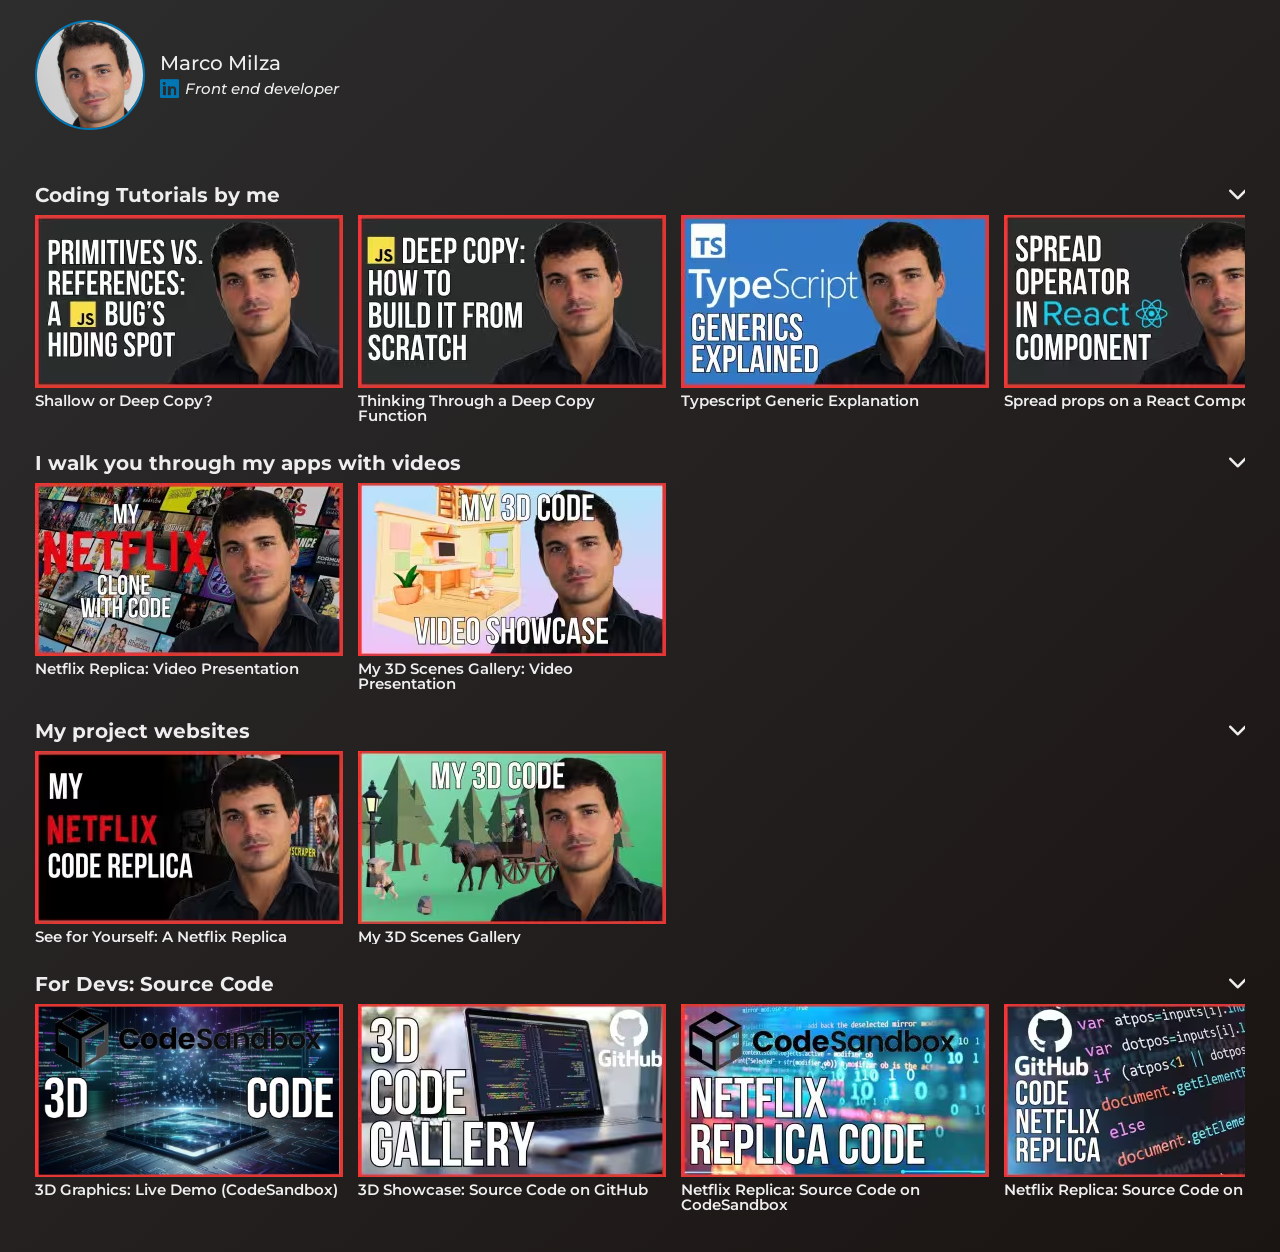
<file: index.html>
<!DOCTYPE html>
<html lang="en" dir="ltr">
  <head>
    <meta charset="utf-8" />
    <meta name="viewport" content="width=device-width, initial-scale=1" />
    <link rel="stylesheet" href="cssLoad.css" />
  </head>
  <body>
    <header></header>
    <main></main>
    <script src="./js/data.js"></script>
    <script src="./js/main.js"></script>
  </body>
</html>
</file>
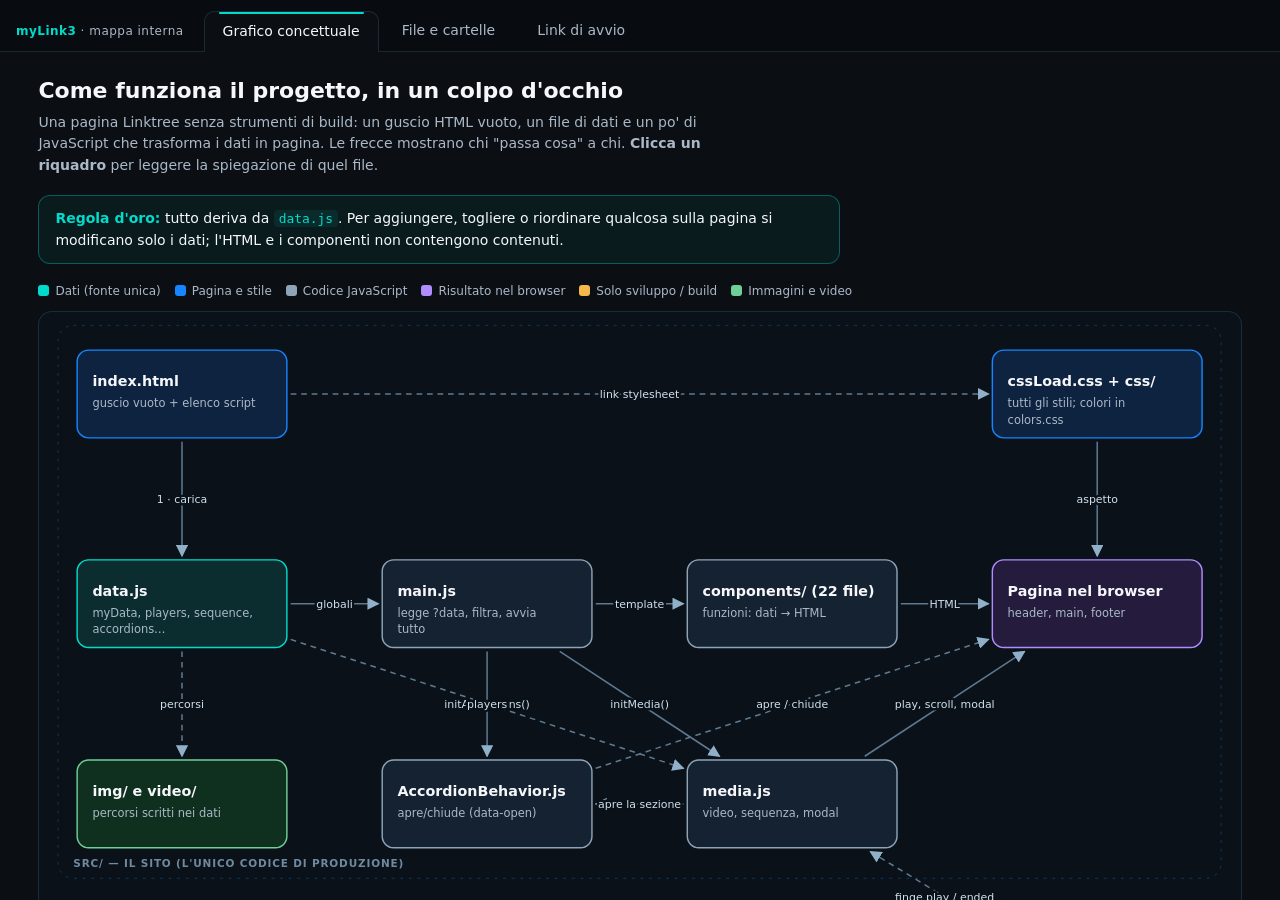
<file: dev/mappa.html>
<!DOCTYPE html>
<html lang="it">
  <head>
    <meta charset="utf-8" />
    <meta name="viewport" content="width=device-width, initial-scale=1" />
    <title>Mappa del progetto (solo sviluppo)</title>
    <!-- Bozza interna: vive in dev/, non è in src/ e non viene pubblicata. -->
    <style>
      :root {
        --bg: #0b0f14;
        --panel: #101d29;
        --panel-2: #152535;
        --line: rgba(110, 180, 210, 0.17);
        --accent: #00dccb;
        --blue: #1685ff;
        --amber: #f5b84b;
        --violet: #b18cff;
        --text: #f5f7fa;
        --muted: #aab8c7;
        --mono: ui-monospace, 'SF Mono', Menlo, Consolas, monospace;
      }
      * { box-sizing: border-box; margin: 0; padding: 0; }
      html, body { height: 100%; }
      body {
        display: flex;
        flex-direction: column;
        background: var(--bg);
        color: var(--text);
        font: 14px/1.55 system-ui, -apple-system, 'Segoe UI', sans-serif;
      }
      code { font-family: var(--mono); font-size: 0.92em; color: var(--accent); background: rgba(0, 220, 203, 0.08); padding: 1px 5px; border-radius: 4px; }
      a { color: inherit; }

      /* ---------- tab bar ---------- */
      .tabs { display: flex; gap: 4px; padding: 10px 16px 0; background: #080b0f; border-bottom: 1px solid var(--line); align-items: flex-end; }
      .tabs__brand { margin-right: 16px; padding-bottom: 10px; color: var(--muted); font-size: 12px; letter-spacing: 0.04em; }
      .tabs__brand b { color: var(--accent); }
      .tab { appearance: none; border: 1px solid transparent; border-bottom: 0; background: none; color: var(--muted); padding: 9px 18px; border-radius: 10px 10px 0 0; font: inherit; cursor: pointer; }
      .tab:hover { color: var(--text); background: rgba(255, 255, 255, 0.04); }
      .tab[aria-selected='true'] { color: var(--text); background: var(--bg); border-color: var(--line); box-shadow: 0 2px 0 var(--bg); position: relative; top: 1px; }
      .tab[aria-selected='true']::after { content: ''; position: absolute; left: 14px; right: 14px; top: 0; height: 2px; background: var(--accent); border-radius: 2px; }
      .tab:focus-visible, .node:focus-visible, .tree button:focus-visible, .chip:focus-visible { outline: 2px solid var(--accent); outline-offset: 2px; }
      .panel { flex: 1; min-height: 0; display: none; }
      .panel.is-active { display: block; }

      /* ---------- 1. grafico ---------- */
      #panel-graph { overflow: auto; padding: 22px clamp(16px, 3vw, 40px) 48px; }
      .wrap { max-width: 1280px; margin: 0 auto; }
      h1 { font-size: 22px; margin-bottom: 4px; }
      .lead { color: var(--muted); max-width: 78ch; margin-bottom: 18px; }
      .golden { border: 1px solid rgba(0, 220, 203, 0.35); background: rgba(0, 220, 203, 0.06); border-radius: 12px; padding: 12px 16px; margin-bottom: 18px; max-width: 90ch; }
      .golden b { color: var(--accent); }
      .legend { display: flex; flex-wrap: wrap; gap: 14px; margin: 0 0 10px; color: var(--muted); font-size: 12px; }
      .legend i { display: inline-block; width: 11px; height: 11px; border-radius: 3px; margin-right: 6px; vertical-align: -1px; }
      .graph { border: 1px solid var(--line); border-radius: 14px; background: #0a1118; overflow-x: auto; }
      .graph svg { display: block; min-width: 980px; width: 100%; height: auto; }
      .node { cursor: pointer; }
      .node rect { transition: filter 0.15s, stroke-width 0.15s; }
      .node:hover rect, .node:focus-visible rect { filter: brightness(1.35); stroke-width: 2.5; }
      .node .t { font: 600 15px system-ui, sans-serif; fill: var(--text); }
      .node .s { font: 12px system-ui, sans-serif; fill: var(--muted); }
      .edge { fill: none; stroke: #5d7a92; stroke-width: 1.6; }
      .edge.dash { stroke-dasharray: 6 5; }
      .elabel { font: 11.5px system-ui, sans-serif; fill: #cfe0ee; paint-order: stroke; stroke: #0a1118; stroke-width: 5px; stroke-linejoin: round; text-anchor: middle; }
      .group-label { font: 600 11px system-ui, sans-serif; fill: #6f8aa0; letter-spacing: 0.08em; text-transform: uppercase; }
      .hint { color: var(--muted); font-size: 12px; margin: 8px 2px 22px; }
      h2 { font-size: 16px; margin: 6px 0 10px; }
      .steps { counter-reset: s; list-style: none; display: grid; grid-template-columns: repeat(auto-fit, minmax(280px, 1fr)); gap: 10px; }
      .steps li { counter-increment: s; border: 1px solid var(--line); background: var(--panel); border-radius: 12px; padding: 12px 14px 12px 50px; position: relative; }
      .steps li::before { content: counter(s); position: absolute; left: 13px; top: 12px; width: 25px; height: 25px; border-radius: 50%; background: rgba(0, 220, 203, 0.14); color: var(--accent); display: grid; place-items: center; font-weight: 700; }
      .steps b { display: block; margin-bottom: 2px; }
      .steps span { color: var(--muted); }

      /* ---------- 2. stile VS Code ---------- */
      #panel-code.is-active { display: grid; grid-template-columns: 300px 1fr; }
      .side { background: #0d141b; border-right: 1px solid var(--line); overflow: auto; display: flex; flex-direction: column; min-height: 0; }
      .side__head { padding: 10px 14px; font-size: 11px; letter-spacing: 0.1em; color: var(--muted); text-transform: uppercase; position: sticky; top: 0; background: #0d141b; z-index: 1; display: flex; justify-content: space-between; align-items: center; }
      .side__head button { background: none; border: 0; color: var(--muted); cursor: pointer; font-size: 11px; text-decoration: underline; }
      .tree { list-style: none; padding: 0 0 24px; font-size: 13px; }
      .tree ul { list-style: none; }
      .tree button { display: flex; align-items: center; gap: 6px; width: 100%; text-align: left; background: none; border: 0; color: #cdd9e4; font: inherit; padding: 3px 10px 3px calc(10px + var(--d) * 14px); cursor: pointer; white-space: nowrap; }
      .tree button:hover { background: rgba(255, 255, 255, 0.05); }
      .tree button[aria-current='true'] { background: rgba(0, 220, 203, 0.14); color: #fff; }
      .tree .chev { width: 10px; color: var(--muted); font-size: 9px; transition: transform 0.12s; display: inline-block; flex: none; }
      .tree [aria-expanded='true'] > .chev { transform: rotate(90deg); }
      .tree .ico { width: 15px; flex: none; text-align: center; font-size: 11px; font-weight: 700; }
      .tree .nm { overflow: hidden; text-overflow: ellipsis; }
      .tree .badge { margin-left: auto; font-size: 10px; color: var(--muted); }
      .tree li[hidden] { display: none; }

      .main { overflow: auto; min-width: 0; min-height: 0; }
      .crumbs { position: sticky; top: 0; z-index: 1; background: #0b0f14ee; backdrop-filter: blur(6px); padding: 9px 28px; font: 12px var(--mono); color: var(--muted); border-bottom: 1px solid var(--line); }
      .crumbs b { color: var(--text); font-weight: 500; }
      .doc { max-width: 860px; padding: 26px 28px 70px; }
      .doc__kind { display: inline-block; font-size: 11px; letter-spacing: 0.08em; text-transform: uppercase; padding: 2px 9px; border-radius: 999px; border: 1px solid var(--line); color: var(--muted); margin-bottom: 8px; }
      .doc h1 { font: 700 26px var(--mono); margin-bottom: 8px; }
      .doc__one { font-size: 17px; color: #e6eef6; margin-bottom: 22px; }
      .doc h3 { font-size: 12px; letter-spacing: 0.1em; text-transform: uppercase; color: var(--accent); margin: 22px 0 8px; }
      .doc ul.points { padding-left: 20px; }
      .doc ul.points li { margin: 5px 0; }
      .example { background: #08101a; border: 1px solid var(--line); border-left: 3px solid var(--accent); border-radius: 8px; padding: 12px 14px; font: 12.5px/1.6 var(--mono); color: #d7e6f3; white-space: pre-wrap; overflow-x: auto; }
      .example .why { display: block; margin-top: 8px; font: 13px/1.5 system-ui, sans-serif; color: var(--muted); }
      .chips { display: flex; flex-wrap: wrap; gap: 8px; }
      .chip { display: inline-flex; gap: 6px; align-items: center; background: var(--panel); border: 1px solid var(--line); color: var(--text); padding: 5px 11px; border-radius: 999px; font: 12px var(--mono); cursor: pointer; }
      .chip:hover { border-color: var(--accent); }
      .chip small { font: 12px system-ui; color: var(--muted); }
      .children { display: grid; gap: 6px; }
      .children .chip { border-radius: 10px; width: 100%; justify-content: flex-start; padding: 8px 12px; }
      .children .chip small { margin-left: auto; text-align: right; }
      .welcome { color: var(--muted); }

      /* ---------- 3. link ---------- */
      #panel-links { overflow: auto; padding: 22px clamp(16px, 3vw, 40px) 60px; }
      .grid { display: grid; grid-template-columns: 150px repeat(2, minmax(0, 1fr)); gap: 12px; margin: 14px 0 26px; }
      .grid .colh { color: var(--muted); font-size: 12px; letter-spacing: 0.06em; text-transform: uppercase; padding: 0 4px; }
      .grid .colh b { color: var(--text); display: block; font-size: 14px; letter-spacing: 0; text-transform: none; }
      .rowh { align-self: center; padding: 4px; }
      .rowh b { display: block; }
      .rowh span { color: var(--muted); font-size: 12px; }
      .link { display: block; text-decoration: none; background: var(--panel); border: 1px solid var(--line); border-radius: 12px; padding: 13px 15px; transition: border-color 0.15s, transform 0.15s; }
      .link:hover { border-color: var(--accent); transform: translateY(-1px); }
      .link .u { font: 13px var(--mono); color: var(--accent); word-break: break-all; }
      .link .d { color: var(--muted); font-size: 12.5px; margin-top: 5px; }
      .link .go { float: right; color: var(--muted); }
      .link.is-na { opacity: 0.45; pointer-events: none; border-style: dashed; }
      .composer { border: 1px solid var(--line); background: var(--panel); border-radius: 14px; padding: 16px 18px; max-width: 820px; }
      .composer .opts { display: flex; flex-wrap: wrap; gap: 8px 22px; margin: 10px 0 14px; }
      .composer label { display: flex; gap: 7px; align-items: center; cursor: pointer; }
      .composer label.off { opacity: 0.4; cursor: not-allowed; }
      .composer input { accent-color: var(--accent); }
      .out { display: flex; gap: 10px; flex-wrap: wrap; align-items: center; background: #08101a; border: 1px solid var(--line); border-radius: 10px; padding: 10px 12px; }
      .out code { flex: 1; min-width: 220px; word-break: break-all; background: none; }
      .btn { appearance: none; background: rgba(0, 220, 203, 0.14); border: 1px solid rgba(0, 220, 203, 0.4); color: var(--text); font: inherit; padding: 6px 14px; border-radius: 8px; cursor: pointer; text-decoration: none; }
      .btn:hover { background: rgba(0, 220, 203, 0.26); }
      .notes { max-width: 820px; margin-top: 26px; display: grid; gap: 10px; }
      .notes div { border-left: 3px solid var(--amber); padding: 4px 0 4px 12px; color: #d9e2ea; }
      .notes pre { margin-top: 6px; background: #08101a; border: 1px solid var(--line); border-radius: 8px; padding: 8px 12px; font: 12.5px var(--mono); color: #d7e6f3; overflow-x: auto; }

      @media (max-width: 800px) {
        #panel-code.is-active { grid-template-columns: 1fr; grid-template-rows: 38vh 1fr; }
        .side { border-right: 0; border-bottom: 1px solid var(--line); }
        .grid { grid-template-columns: 1fr; }
        .grid .colh:first-child { display: none; }
        .tabs__brand { display: none; }
      }
    </style>
  </head>
  <body>
    <nav class="tabs" role="tablist" aria-label="Sezioni della mappa">
      <span class="tabs__brand"><b>myLink3</b> · mappa interna</span>
      <button class="tab" role="tab" id="tab-graph" aria-controls="panel-graph" aria-selected="true">Grafico concettuale</button>
      <button class="tab" role="tab" id="tab-code" aria-controls="panel-code" aria-selected="false">File e cartelle</button>
      <button class="tab" role="tab" id="tab-links" aria-controls="panel-links" aria-selected="false">Link di avvio</button>
    </nav>

    <!-- ============ TAB 1: GRAFICO ============ -->
    <section class="panel is-active" id="panel-graph" role="tabpanel" aria-labelledby="tab-graph">
      <div class="wrap">
        <h1>Come funziona il progetto, in un colpo d'occhio</h1>
        <p class="lead">
          Una pagina Linktree senza strumenti di build: un guscio HTML vuoto, un
          file di dati e un po' di JavaScript che trasforma i dati in pagina. Le
          frecce mostrano chi "passa cosa" a chi. <b>Clicca un riquadro</b> per
          leggere la spiegazione di quel file.
        </p>
        <div class="golden">
          <b>Regola d'oro:</b> tutto deriva da <code>data.js</code>. Per
          aggiungere, togliere o riordinare qualcosa sulla pagina si modificano
          solo i dati; l'HTML e i componenti non contengono contenuti.
        </div>
        <div class="legend" id="legend"></div>
        <div class="graph"><svg id="svg" viewBox="0 0 1260 790" role="img" aria-label="Grafico dei file del progetto e di come si passano i dati"></svg></div>
        <p class="hint">Linea continua = passa dati o chiama codice. Linea tratteggiata = collegamento indiretto o solo di sviluppo.</p>

        <h2>Cosa succede quando apri la pagina</h2>
        <ol class="steps" id="steps"></ol>
      </div>
    </section>

    <!-- ============ TAB 2: FILE ============ -->
    <section class="panel" id="panel-code" role="tabpanel" aria-labelledby="tab-code">
      <aside class="side" aria-label="Esplora risorse">
        <div class="side__head"><span>Esplora · myLink3</span><button id="collapseAll" type="button">comprimi tutto</button></div>
        <ul class="tree" id="tree" role="tree"></ul>
      </aside>
      <div class="main">
        <div class="crumbs" id="crumbs"></div>
        <article class="doc" id="doc"></article>
      </div>
    </section>

    <!-- ============ TAB 3: LINK ============ -->
    <section class="panel" id="panel-links" role="tabpanel" aria-labelledby="tab-links">
      <div class="wrap">
        <h1>Tutti i modi di far partire il progetto</h1>
        <p class="lead">
          Due scelte indipendenti: con o senza <code>?data</code> (mostra
          telefono, che altrimenti resta nascosto) e con o senza la
          <b>simulazione</b> dei video (i file mp4 non ci sono ancora, la
          simulazione li "finge" per 4 secondi ciascuno). I link sono relativi
          a questo file: funzionano sia aprendo <code>dev/mappa.html</code> con
          doppio clic, sia da un server locale.
        </p>

        <div class="grid" id="matrix"></div>

        <div class="composer">
          <h2>Costruisci il tuo link</h2>
          <div class="opts" id="opts">
            <label><input type="radio" name="origin" value="src" checked /> sorgente <code>src/</code></label>
            <label id="lblDist"><input type="radio" name="origin" value="dist" /> versione pubblicata <code>dist/</code></label>
            <label><input type="checkbox" id="optSim" /> con simulazione video</label>
            <label><input type="checkbox" id="optData" /> con <code>?data</code></label>
          </div>
          <div class="out">
            <code id="outUrl"></code>
            <a class="btn" id="outOpen" target="_blank" rel="noopener">Apri</a>
            <button class="btn" id="outCopy" type="button">Copia URL</button>
          </div>
        </div>

        <div class="notes">
          <div>
            <b>Server locale (consigliato).</b> Dalla cartella del progetto:
            <pre>python3 -m http.server 8000
# poi apri  http://localhost:8000/dev/mappa.html</pre>
          </div>
          <div>
            <b>Prima di aprire <code>dist/</code></b> o dopo aver cambiato
            <code>src/index.html</code> rigenera:
            <pre>./build.sh                # ricrea dist/ copiando src/
sh dev/simulation.sh      # ricrea dev/simulation.html</pre>
          </div>
          <div>
            <b>La simulazione non esiste in <code>dist/</code>:</b> è solo uno
            strumento di sviluppo (<code>dev/</code>) e va tolta quando ci sono
            i video veri in <code>src/video/</code>.
          </div>
          <div>
            <b><code>?data</code> è solo un interruttore:</b> conta che ci sia,
            non il valore. <code>?data</code>, <code>?data=1</code> e
            <code>?data=qualsiasi</code> fanno la stessa cosa.
          </div>
        </div>
      </div>
    </section>

    <script>
      /* =====================================================================
         DATI della mappa: tutto quello che la pagina mostra è derivato da qui
         (stessa filosofia del progetto). Per spiegare un nuovo file basta
         aggiungere una voce all'albero FILES.
         ===================================================================== */

      /* ---------- spiegazioni file e cartelle ---------- */
      // D(nome, frase, punti[], figli[], opzioni) = cartella
      // F(nome, frase, punti[], esempio, collegati[]) = file
      const D = (n, one, pts, kids, o = {}) => ({ n, one, pts, kids, ...o });
      const F = (n, one, pts, ex, rel = []) => ({ n, one, pts, ex, rel });
      // esempio con spiegazione: 'codice ||| perché'

      const FILES = D('myLink3', 'La cartella principale del progetto.', [
        'Dentro ci sono due mondi separati: `src/` (il sito vero, quello che va online) e tutto il resto (istruzioni, strumenti, appunti).',
        'Regola: i file di produzione stanno solo in `src/`. `src/` non nomina mai `dev/`, `skills/` o `AGENTS.md`.',
      ], [
        D('.claude', 'Impostazioni di Claude Code per questo progetto.', ['Contiene solo un collegamento (symlink) alla cartella `skills/`, così gli assistenti AI trovano le skill del progetto.'], [
          F('skills', 'Collegamento (symlink) verso la cartella `skills/`.', ['Non è una cartella vera: è una scorciatoia. Aprire `.claude/skills` equivale ad aprire `skills/`.', 'Serve perché Claude Code cerca le skill in `.claude/skills`, ma noi le teniamo in `skills/` per tenerle visibili.'], '', ['skills']),
        ]),
        D('dev', 'Strumenti e appunti interni di sviluppo. Non vanno online.', ['Mai referenziata da `src/`. `build.sh` non la copia in `dist/`.', 'Qui c\'è anche questa mappa.'], [
          F('mappa.html', 'Questa pagina: la mappa del progetto.', ['Tre tab: il grafico concettuale, l\'albero dei file con spiegazioni, i link per avviare il progetto.', 'È un solo file HTML autonomo, senza librerie.'], 'Per aggiungere la spiegazione di un nuovo file: aggiungi una riga F(...) nell\'albero FILES dentro questo file.|||Anche la mappa segue la regola d\'oro: i contenuti sono dati, l\'HTML li disegna.', ['dev/simulation.sh']),
          F('simulation-shim.js', 'Finge la riproduzione dei video (temporaneo).', ['Sostituisce `play()`, `pause()` e le proprietà `paused` / `ended` dei video con versioni finte.', 'Ogni video "dura" 4 secondi, poi scatta l\'evento `ended` come se fosse finito davvero.', 'Ignora gli errori di caricamento, perché i file mp4 non esistono ancora.', 'Da cancellare quando in `src/video/` ci sono i video veri.'], 'const FAKE_MS = 4000;  // cambia qui la durata finta|||Con 4000 ogni video "finisce" dopo 4 secondi e parte il successivo: si vede subito tutta la sequenza.', ['src/js/media.js', 'dev/simulation.sh', 'dev/simulation.html']),
          F('simulation.html', 'La pagina vera + la simulazione (file generato).', ['Non si modifica a mano: lo crea `simulation.sh` partendo da `src/index.html`.', 'Dentro c\'è `<base href="../src/">` (così trova CSS, JS e immagini in `src/`) e uno script in più: lo shim.', 'Accetta `?data` come la pagina normale.'], 'dev/simulation.html?data|||Pagina con la simulazione e con il telefono visibile.', ['dev/simulation.sh', 'dev/simulation-shim.js', 'src/index.html']),
          F('simulation.sh', 'Genera `simulation.html` (temporaneo).', ['Con `sed` prende `src/index.html` e fa due sostituzioni: aggiunge `<base href="../src/">` dopo `<head>` e inserisce lo script dello shim dopo `<body>`.', 'Va rilanciato ogni volta che cambia `src/index.html` (ad esempio se aggiungi un componente).'], 'sh dev/simulation.sh|||Stampa "open dev/simulation.html" e il file è pronto.', ['dev/simulation.html', 'dev/simulation-shim.js']),
        ], { badge: 'solo dev' }),
        D('skills', 'Istruzioni riutilizzabili per gli assistenti AI.', ['Sono "ricette" che spiegano come lavorare bene su un tipo di progetto.'], [
          D('single-source-data-driven', 'La skill sulla regola d\'oro.', ['Una sola cartella con dentro `SKILL.md`.'], [
            F('SKILL.md', 'Il testo della skill "tutto deriva da un solo file di dati".', ['Spiega in modo portabile (anche per altri progetti) il principio: contenuti e flag nei dati, renderer "stupido" che itera.', 'Dice cosa non fare: niente `if (item.title === \'...\')`, niente contenuti scritti nel markup.', 'Un assistente la carica prima di aggiungere funzionalità.'], 'Vuoi una nuova sezione?\n→ nuovo oggetto in accordions[]\nNON → nuovo <section> in index.html|||È la regola riassunta in due righe.', ['AGENTS.md', 'src/js/data.js']),
          ]),
        ], { badge: 'AI' }),
        D('src', 'Il sito vero: l\'unica cartella che va online.', ['Tutto ciò che sta qui dentro viene copiato in `dist/` da `build.sh`.', 'Funziona anche da sola: apri `src/index.html` nel browser e va.', 'Dentro: la pagina (`index.html`), gli stili (`css/`), la logica (`js/`), le immagini (`img/`) e, in futuro, i video (`video/`).'], [
          F('index.html', 'Il "guscio" vuoto della pagina.', ['Contiene solo `<header>`, `<main>`, `<footer>` vuoti e l\'elenco degli script da caricare.', 'Nessun testo, nessun link: tutto viene creato dal JavaScript a partire da `data.js`.', 'L\'ordine degli script conta: prima i dati, poi i componenti, poi `media.js`, per ultimo `main.js`. Ogni script usa quello che i precedenti hanno già definito.'], '<main></main>\n<script src="./js/data.js"><\/script>\n…\n<script src="./js/main.js"><\/script>|||`<main>` è vuoto: è `main.js` a riempirlo. Se aggiungi un nuovo componente va aggiunto qui un `<script>`, prima di `main.js`.', ['src/js/data.js', 'src/js/main.js', 'src/cssLoad.css']),
          F('cssLoad.css', 'L\'elenco di tutti gli stili.', ['Contiene solo righe `@import`: prima Font Awesome (le icone, da internet) poi ogni file della cartella `css/`.', 'L\'ordine è quello della cascata CSS: `colors.css` per primo, perché definisce i colori usati da tutti.'], '@import url(\'css/colors.css\');\n@import url(\'css/header.css\');|||Nuovo file CSS = nuova riga @import qui.', ['src/css/colors.css']),
          D('css', 'Gli stili, un file per ogni "pezzo" di pagina.', ['Ogni file si occupa di una cosa sola, così sai dove mettere le mani.', 'I colori non si scrivono mai a mano: si usano le variabili di `colors.css`.', 'Breakpoint usati: 560px, 768px, 900px.'], [
            F('colors.css', 'I colori e le misure ricorrenti (design token).', ['Definisce variabili come `--accent` (turchese), `--bg-primary` (sfondo scuro), `--radius-card` (angoli).', 'Per cambiare il tema dell\'intero sito basta cambiare qui un valore.'], '--accent: #00dccb;\n\n/* altrove: */\nborder-color: var(--accent);|||Cambi #00dccb in #ff5ea0 e tutti gli elementi turchesi diventano rosa.', ['src/cssLoad.css']),
            F('resets.css', 'Azzera gli stili di default del browser e carica il font.', ['Toglie margini e riempimenti automatici, imposta `box-sizing`.', 'Importa il font Montserrat da Google Fonts.', 'Definisce `.sr-only`: testo visibile solo agli screen reader.'], '', []),
            F('mainContainers.css', 'Il corpo della pagina e il suo sfondo.', ['Colore, font e dimensione base del `body`.', 'Mette l\'immagine di sfondo fissa dietro a tutto (usa la variabile `--bg-image` impostata da `main.js`).', 'Limita e centra la larghezza del contenuto.'], '', ['src/js/main.js']),
            F('header.css', 'L\'intestazione in alto.', ['Avatar tondo (la tua foto), nome, ruolo e i "chip" con i contatti.'], '', ['src/js/components/HeaderComponent.js']),
            F('hero.css', 'La sezione di apertura.', ['Due colonne: a sinistra badge, titolo, descrizione e icone delle tecnologie; a destra il video.', 'Su schermo stretto le colonne si impilano.'], '', ['src/js/components/HeroComponent.js']),
            F('about.css', 'La scheda "About".', ['Una scheda larga: video a sinistra (circa il 41%), testo a destra, con un leggero bagliore turchese.'], '', ['src/js/components/AboutComponent.js']),
            F('player.css', 'Il lettore video.', ['Riquadro 16:9 con bordo e ombra.', 'Pulsante play centrale, messaggio d\'errore "Video not available yet".', 'Cambia aspetto in base a `data-state` (idle, playing, paused, ended, error).'], '', ['src/js/components/PlayerComponent.js', 'src/js/media.js']),
            F('accordion.css', 'La sezione progetti e l\'effetto apri/chiudi.', ['Disposizione verticale delle sezioni dentro "My Projects".', 'L\'animazione dell\'accordion è solo CSS: anima `grid-template-rows` da 0fr a 1fr leggendo `data-open`.'], '.accordion[data-open="true"] { … apre … }|||JavaScript cambia solo l\'attributo data-open; il movimento lo fa il CSS.', ['src/js/components/accordion/AccordionBehavior.js']),
            F('cards.css', 'Le card.', ['Griglia (3 colonne) o scroller orizzontale.', 'Card "cover" (immagine, con o senza didascalia) e card "app" (icona, titolo, freccia).', 'Effetto "live" quando un video che presenta quella app è in riproduzione.'], '', ['src/js/components/CoverCardComponent.js', 'src/js/components/RepoCardComponent.js']),
            F('rows.css', 'Le righe di elenco.', ['Stile delle righe di Tutorial e GitHub Repositories: icona, titolo, descrizione opzionale, freccina.'], '', ['src/js/components/RowComponent.js']),
            F('modal.css', 'Le finestre sovrapposte.', ['Il `<dialog>` che mostra il video YouTube su schermi larghi e quello che ingrandisce la foto.', 'Sfondo scuro dietro (`::backdrop`) e pulsante di chiusura.'], '', ['src/js/components/VideoModalComponent.js']),
            F('footer.css', 'Il piede della pagina.', ['Il grande banner "Let\'s build something great together" (tutta l\'immagine è un link `mailto:`).', 'Sotto: nome, ruolo, icone dei social, copyright.'], '', ['src/js/components/FooterComponent.js']),
          ]),
          D('js', 'La logica: dati, componenti, video, avvio.', ['Script "classici" (senza import/export): quello che definisci in uno è visibile ai successivi.', 'Ordine di caricamento: `data.js` → `components/*` → `media.js` → `main.js`.'], [
            F('data.js', 'IL file. Tutto il sito è derivato da qui.', [
              '`myData`: nome, ruolo, foto, contatti (`isAlwaysVisible: false` = solo con `?data`). Ha anche metodi come `fullName()`.',
              '`players`: i video (`src`, `poster`, `label`). `sequence`: in che ordine partono da soli.',
              '`ui`: tutte le etichette di testo (così nei componenti non ci sono parole scritte a mano).',
              '`hero`, `about`, `projectsIntro`, `footer`: i testi delle sezioni.',
              '`accordions`: l\'elenco delle sezioni di progetti; ognuna ha `list[]` con le card.',
              '`pageBackground`: l\'immagine di sfondo.',
              'Flag che cambiano il comportamento: `isVisible`, `isOnYouTube`, `isAlwaysVisible`, `isOpen`, `isCollapsible`, `hasCaption`.',
            ], '{\n  title: \'Il mio nuovo progetto\',\n  description: \'Una riga che lo spiega\',\n  img: \'img/cover-nuovo.avif\',\n  link: \'https://esempio.it\',\n  isVisible: true,\n}|||Incollato dentro `list[]` di un accordion, nasce una nuova card. Con `isVisible: false` sparisce senza cancellarla. Con `link: null` è un segnaposto non cliccabile.', ['src/js/main.js', 'src/js/components', 'src/js/media.js']),
            F('main.js', 'L\'avvio: trasforma i dati in pagina.', [
              'Imposta titolo scheda, favicon e sfondo.',
              'Legge `?data` dall\'indirizzo (come semplice sì/no) e filtra i contatti: quelli con `isAlwaysVisible: false` compaiono solo con `?data`.',
              'Filtra le sezioni: toglie le card con `isVisible: false` e le sezioni rimaste vuote (una sola volta, qui).',
              'Chiama i componenti e mette l\'HTML risultante in `<header>`, `<main>`, `<footer>`.',
              'Per ultimo avvia `initAccordions()` e `initMedia()` (che fa partire la sequenza video).',
              'Non contiene mai testi o link scritti a mano.',
            ], 'const visibleContacts = myData.contacts.filter(\n  c => c.isAlwaysVisible || params.has(\'data\')\n);|||Senza ?data restano solo LinkedIn, GitHub ed email. Con ?data si aggiunge il telefono.', ['src/js/data.js', 'src/js/components', 'src/js/media.js', 'src/js/components/accordion/AccordionBehavior.js']),
            F('media.js', 'Tutto ciò che riguarda i video.', [
              'Registro dei lettori: sa quali video ci sono e il loro stato (`idle`, `playing`, `paused`, `ended`, `error`).',
              'Un solo video alla volta: se ne parte uno, gli altri vanno in pausa.',
              'Sequenza automatica (intro → about → delivboo → netflixscout → gallery3d): quando un video finisce (evento vero `ended`) apre l\'accordion giusto, scorre fino al video successivo, aspetta che sia visibile e lo avvia.',
              'La sequenza si ferma per sempre se l\'utente tocca/scorre/preme un tasto, mette in pausa, cerca nel video, se `play()` viene rifiutato, se c\'è un errore o se si apre un modal.',
              'Gestisce il modal YouTube (da 768px in su; sotto si apre una nuova scheda) e il visualizzatore della foto.',
              'Mai timer per "indovinare" quando finisce un video: si usa solo l\'evento reale.',
            ], '// il video "intro" finisce →\n// si apre la sezione che contiene "about",\n// la pagina scorre lì, e "about" parte da sola|||Se mentre scorre tu muovi la rotella, la sequenza si ferma e non riparte.', ['src/js/data.js', 'src/js/components/PlayerComponent.js', 'dev/simulation-shim.js']),
            D('components', 'I "mattoncini": piccole funzioni che restituiscono HTML.', ['Un file per componente, nome che finisce con `Component`.', 'Sono funzioni pure: ricevono dati, restituiscono una stringa HTML. Non leggono la pagina e non hanno effetti collaterali.', 'Si compongono tra loro come mattoncini (Projects usa Accordion, che usa CardList, che usa le card).'], [
              F('HeaderComponent.js', 'Intestazione: avatar, nome, ruolo, chip.', ['Riceve `myData` e i contatti da mostrare nell\'header.', 'L\'avatar è un pulsante che apre la foto grande.', 'Il nome arriva da `fullName()`: non è scritto qui.'], 'HeaderComponent(myData, contatti)\n→ <button class="avatar">…</button>\n   <p class="header__name">Marco Milza</p>', ['src/js/components/ChipComponent.js']),
              F('ChipComponent.js', 'Un singolo "chip" di contatto (icona + testo, link).', ['Usato nell\'header per il telefono quando c\'è `?data`.'], '', ['src/js/components/HeaderComponent.js']),
              F('HeroComponent.js', 'La sezione di apertura.', ['Badge, titolo (con la parte colorata `accent`), descrizione, icone tecnologie e il video `intro`.'], '', ['src/js/components/TechIconComponent.js', 'src/js/components/PlayerComponent.js']),
              F('TechIconComponent.js', 'Una icona di tecnologia.', ['Se nei dati c\'è `img` mostra l\'immagine, altrimenti un\'icona Font Awesome col suo colore.'], '{ name: \'TypeScript\', img: \'img/typescript.svg\' }|||Con img usa il file; senza, usa icon + color.', ['src/js/components/HeroComponent.js']),
              F('AboutComponent.js', 'La scheda "About": video + testo.', [], '', ['src/js/components/PlayerComponent.js']),
              F('ProjectsComponent.js', 'La sezione "My Projects".', ['Titolo della sezione e poi una `AccordionComponent` per ogni sezione visibile.'], '', ['src/js/components/accordion/AccordionComponent.js']),
              F('HeadingComponent.js', 'Un titolo con trattino e parola colorata.', ['Mini-componente riusabile: `title` + `accent` in turchese.'], '', []),
              F('SectionLabelComponent.js', 'L\'etichetta sopra una sezione.', ['Trattino verde + titolo. Appare solo se la sezione ha `hasTitle: true`.'], '', ['src/js/components/accordion/AccordionComponent.js']),
              F('CardListComponent.js', 'L\'elenco di card di una sezione.', ['Sceglie il componente giusto in base a `card` (`cover` o `app`) tramite una tabella.', 'Aggiunge classi in base a `layout` (griglia/scroller) e `hasCaption`.', 'Aggiungere un nuovo tipo di card = una riga nella tabella + un file.'], 'const cardComponents = {\n  cover: CoverCardComponent,\n  app: RepoCardComponent,\n};|||Il dato card: \'app\' diventa automaticamente RepoCard.', ['src/js/components/CoverCardComponent.js', 'src/js/components/RepoCardComponent.js']),
              F('CoverCardComponent.js', 'Card con immagine di copertina.', ['Se la card ha `player`, mostra il video; altrimenti l\'immagine.', 'Con `hasCaption: false` mostra solo l\'immagine (il testo è già dentro).'], '', ['src/js/components/CardLinkComponent.js', 'src/js/components/CardBadgeComponent.js', 'src/js/components/CardBodyComponent.js', 'src/js/components/PlayerComponent.js']),
              F('RepoCardComponent.js', 'Card "app": icona, titolo, sottotitolo, freccia.', ['Se ha `showsPlayer` si illumina con il badge "Live app" mentre quel video è in riproduzione.', '`liveDescription` è il testo alternativo mostrato in quel momento.'], '{ title: \'DelivBoo\', showsPlayer: \'delivboo\', … }|||Mentre il video delivboo gira, questa card si evidenzia.', ['src/js/components/CardLinkComponent.js']),
              F('RowComponent.js', 'Una riga di elenco.', ['Icona + titolo + descrizione opzionale + freccina.', 'Se l\'item non ha `icon` usa quella della sezione.'], '', ['src/js/components/RowsAccordionComponent.js', 'src/js/components/CardLinkComponent.js']),
              F('RowsAccordionComponent.js', 'Accordion con le righe dentro.', ['Un pulsante-titolo (`summary`) che apre/chiude e sotto le righe.', 'Gestisce gli attributi di accessibilità `aria-expanded` e `aria-controls`.', 'Parte aperto solo se `isOpen: true`.'], '', ['src/js/components/RowComponent.js', 'src/js/components/accordion/AccordionBehavior.js']),
              F('CardLinkComponent.js', 'Decide cosa è cliccabile.', ['`player` → niente link (c\'è il video).', '`link` → un `<a>` che si apre in nuova scheda.', '`isOnYouTube` → l\'`<a>` riceve `data-modal`: `media.js` lo intercetta e apre il modal su schermi larghi.', '`link: null` → un segnaposto non cliccabile.'], 'link: \'https://youtube.com/embed/xyz\'\nisOnYouTube: true|||Desktop: video in finestra. Mobile: nuova scheda.', ['src/js/media.js']),
              F('CardBadgeComponent.js', 'Il bollino in un angolo della card.', ['Triangolo ▶ per i video, freccia ↗ per i link esterni.'], '', []),
              F('CardBodyComponent.js', 'Titolo e (se serve) descrizione sotto la card.', [], '', []),
              F('PlayerComponent.js', 'Il lettore video.', ['Crea un `<video>` (muto, con poster), il pulsante play e il messaggio d\'errore.', 'Se c\'è `cover` usa quell\'immagine come pulsante; se c\'è `endedPoster` la mostra a fine video.', 'Il suo `data-state` è cambiato da `media.js`.'], '<div class="player" data-player="intro" data-state="idle">', ['src/js/media.js', 'src/js/data.js']),
              F('VideoModalComponent.js', 'La finestra per i video YouTube.', ['Un `<dialog>` con pulsante di chiusura e un contenitore vuoto.'], '', ['src/js/components/ModalIframeComponent.js', 'src/js/media.js']),
              F('ModalIframeComponent.js', 'L\'iframe YouTube dentro il modal.', ['Viene creato all\'apertura e rimosso alla chiusura: così il video si ferma davvero.'], '', ['src/js/media.js']),
              F('PhotoModalComponent.js', 'La finestra con la foto ingrandita.', ['Si apre cliccando l\'avatar nell\'header.'], '', ['src/js/components/HeaderComponent.js']),
              F('ContactComponent.js', 'Un\'icona social.', ['Link con solo l\'icona (LinkedIn, GitHub, email…) e `aria-label` per gli screen reader.'], '', ['src/js/components/FooterComponent.js']),
              F('FooterComponent.js', 'Il piede della pagina.', ['Il banner con la call to action (link all\'email: il contatto con `isCta: true`).', 'Barra con nome, ruolo, icone social, copyright.', 'Se nessun contatto ha `isCta`, il banner non compare.'], '', ['src/js/components/ContactComponent.js']),
              D('accordion', 'Le due metà dell\'accordion: aspetto e comportamento.', ['Separate di proposito: una disegna, l\'altra reagisce ai click.'], [
                F('AccordionComponent.js', 'Il contenitore di una sezione.', ['Mette l\'etichetta (se `hasTitle`) e poi sceglie: `layout: \'rows\'` → righe, altrimenti → lista di card.', 'Assegna alla sezione un `id` preso dai dati.'], '', ['src/js/components/RowsAccordionComponent.js', 'src/js/components/CardListComponent.js', 'src/js/components/SectionLabelComponent.js']),
                F('AccordionBehavior.js', 'Apre e chiude gli accordion.', ['`setAccordion(el, open)` cambia `data-open` e `aria-expanded`.', '`initAccordions()` aggancia il click su ogni pulsante.', 'L\'animazione non è qui: la fa il CSS.', 'Funziona anche da tastiera, perché il trigger è un vero `<button>`.'], 'setAccordion(el, true);   // lo apre|||`media.js` la usa per aprire la sezione del prossimo video.', ['src/css/accordion.css', 'src/js/media.js']),
              ]),
            ]),
          ]),
          D('img', 'Immagini e icone, indicate nei dati con il loro percorso.', ['Formato AVIF (leggero) o SVG. Nel codice non c\'è mai un nome di file: sta in `data.js`.'], [
            F('favicon.ico', 'L\'iconcina nella scheda del browser.', [], '', ['src/js/data.js']),
            F('io.avif', 'La tua foto: avatar e foto ingrandita.', [], '', ['src/js/components/HeaderComponent.js']),
            F('IoPcDietro.avif', 'Anteprima del video "about".', [], '', ['src/js/data.js']),
            F('robot-poster.svg', 'Anteprima del video intro e immagine mostrata quando finisce.', [], '', ['src/js/data.js']),
            F('Onde-futuristiche-al-neon.avif', 'Sfondo fisso di tutta la pagina.', ['Il percorso è in `pageBackground`; `main.js` lo mette nella variabile CSS `--bg-image`.'], '', ['src/js/main.js']),
            F('btnMail.avif', 'Immagine del banner "Get in touch" nel footer.', [], '', ['src/js/components/FooterComponent.js']),
            F('cover-delivboo.avif', 'Copertina del progetto DelivBoo (anche poster/pulsante play del video).', [], '', ['src/js/data.js']),
            F('cover-netflixscout.avif', 'Copertina del progetto NetflixScout.', [], '', ['src/js/data.js']),
            F('cover-3dgallery.avif', 'Copertina del progetto 3D Gallery.', [], '', ['src/js/data.js']),
            F('icon-delivboo.svg', 'Icona della card app DelivBoo.', [], '', ['src/js/components/RepoCardComponent.js']),
            F('icon-netflix.svg', 'Icona della card app NetflixScout.', [], '', ['src/js/components/RepoCardComponent.js']),
            F('icon-3dgallery.svg', 'Icona della card app 3D Gallery.', [], '', ['src/js/components/RepoCardComponent.js']),
            F('typescript.svg', 'Icona TypeScript nella fila delle tecnologie.', [], '', ['src/js/components/TechIconComponent.js']),
          ]),
          D('video', 'I video locali. (Non esiste ancora.)', ['I dati puntano già a `video/intro.mp4`, `ai-project.mp4`, `delivboo.mp4`, `netflixscout.mp4`, `3dgallery.mp4`, ma i file vanno ancora aggiunti.', 'Finché mancano, il lettore mostra "Video not available yet" oppure puoi usare la simulazione.'], [], { badge: 'da aggiungere', ghost: true }),
        ]),
        D('dist', 'La versione da pubblicare (generata, non nel repository).', ['Creata da `build.sh`: è una copia di `src/`, senza file nascosti.', 'Non si modifica mai a mano: verrebbe cancellata al prossimo build.', 'È la cartella da mettere online.'], [], { badge: 'generata', ghost: true }),
        F('.gitignore', 'Dice a Git cosa ignorare.', ['Ignora `dist/` (si rigenera), `.DS_Store` (file di macOS), `*.log` e `*.tmp`.'], 'dist/\n.DS_Store|||Questi file non finiscono mai nei commit.', ['build.sh']),
        F('.prettierrc', 'Le regole di formattazione del codice.', ['Apici singoli, punto e virgola, 2 spazi, 80 colonne, `arrowParens: avoid`.', 'Si applicano con `npx prettier --write .`, se disponibile.'], '', []),
        F('AGENTS.md', 'Le istruzioni per gli assistenti AI (e per te, tra sei mesi).', ['Spiega lo scopo, la regola d\'oro, la struttura, il modello dati, le regole del video, lo stile e come verificare.', 'È la fonte di verità sulle convenzioni del progetto.'], '', ['CLAUDE.md', 'skills/single-source-data-driven/SKILL.md']),
        F('CLAUDE.md', 'Punta a `AGENTS.md`.', ['Contiene solo `@AGENTS.md`: Claude Code legge questo file e importa le istruzioni dall\'altro, così c\'è un solo testo da mantenere.'], '@AGENTS.md', ['AGENTS.md']),
        F('README.md', 'Presentazione pubblica del progetto.', ['Cos\'è, funzionalità (dati in un file, accordion, link intelligenti, `?data`), tecnologie e come usarlo.'], '', ['AGENTS.md']),
        F('build.sh', 'Prepara la cartella da pubblicare.', ['Cancella `dist/`, la ricrea e ci copia dentro solo il contenuto di `src/`.', 'Rimuove i file nascosti (come `.DS_Store`) e stampa l\'elenco dei file.', 'Va lanciato prima di ogni pubblicazione.'], './build.sh|||Dopo averlo lanciato apri dist/index.html per controllare che tutto funzioni.', ['.gitignore']),
      ]);

      /* ---------- grafico ---------- */
      const KINDS = {
        data:   { label: 'Dati (fonte unica)', color: '#00dccb', fill: '#0b2d2f' },
        shell:  { label: 'Pagina e stile',     color: '#1685ff', fill: '#0e2340' },
        code:   { label: 'Codice JavaScript',  color: '#8ea4b8', fill: '#142231' },
        out:    { label: 'Risultato nel browser', color: '#b18cff', fill: '#241b3d' },
        dev:    { label: 'Solo sviluppo / build', color: '#f5b84b', fill: '#33270f' },
        assets: { label: 'Immagini e video',   color: '#6fcf97', fill: '#10301f' },
      };
      const W = 220, H = 92;
      const NODES = [
        { id: 'index',  x: 40,   y: 40,  kind: 'shell',  t: 'index.html', s: 'guscio vuoto + elenco script', go: 'src/index.html' },
        { id: 'css',    x: 1000, y: 40,  kind: 'shell',  t: 'cssLoad.css + css/', s: 'tutti gli stili; colori in colors.css', go: 'src/css' },
        { id: 'data',   x: 40,   y: 260, kind: 'data',   t: 'data.js', s: 'myData, players, sequence, accordions…', go: 'src/js/data.js' },
        { id: 'main',   x: 360,  y: 260, kind: 'code',   t: 'main.js', s: 'legge ?data, filtra, avvia tutto', go: 'src/js/main.js' },
        { id: 'comp',   x: 680,  y: 260, kind: 'code',   t: 'components/ (22 file)', s: 'funzioni: dati → HTML', go: 'src/js/components' },
        { id: 'dom',    x: 1000, y: 260, kind: 'out',    t: 'Pagina nel browser', s: 'header, main, footer', go: null },
        { id: 'assets', x: 40,   y: 470, kind: 'assets', t: 'img/ e video/', s: 'percorsi scritti nei dati', go: 'src/img' },
        { id: 'accb',   x: 360,  y: 470, kind: 'code',   t: 'AccordionBehavior.js', s: 'apre/chiude (data-open)', go: 'src/js/components/accordion/AccordionBehavior.js' },
        { id: 'media',  x: 680,  y: 470, kind: 'code',   t: 'media.js', s: 'video, sequenza, modal', go: 'src/js/media.js' },
        { id: 'build',  x: 40,   y: 665, kind: 'dev',    t: 'build.sh', s: 'copia src/ in dist/', go: 'build.sh' },
        { id: 'dist',   x: 360,  y: 665, kind: 'dev',    t: 'dist/', s: 'cartella da pubblicare', go: 'dist' },
        { id: 'simsh',  x: 680,  y: 665, kind: 'dev',    t: 'simulation.sh', s: 'genera la simulazione', go: 'dev/simulation.sh' },
        { id: 'sim',    x: 1000, y: 665, kind: 'dev',    t: 'simulation.html + shim', s: 'video finti da 4 secondi', go: 'dev/simulation.html' },
      ];
      const EDGES = [
        ['index', 'data', '1 · carica', 0],
        ['index', 'css', 'link stylesheet', 1],
        ['data', 'main', 'globali', 0],
        ['main', 'comp', 'template', 0],
        ['comp', 'dom', 'HTML', 0],
        ['css', 'dom', 'aspetto', 0],
        ['data', 'assets', 'percorsi', 1],
        ['main', 'accb', 'initAccordions()', 0],
        ['main', 'media', 'initMedia()', 0],
        ['data', 'media', 'players', 1],
        ['media', 'dom', 'play, scroll, modal', 0],
        ['accb', 'dom', 'apre / chiude', 1],
        ['media', 'accb', 'apre la sezione', 1],
        ['build', 'dist', 'copia src/', 0],
        ['simsh', 'sim', 'genera da index.html', 0],
        ['sim', 'media', 'finge play / ended', 1],
      ];
      const GROUPS = [
        { x: 20, y: 14, w: 1220, h: 580, label: 'src/ — il sito (l\'unico codice di produzione)', color: '#1685ff' },
        { x: 20, y: 628, w: 1220, h: 140, label: 'build e strumenti dev — non fanno parte del sito', color: '#f5b84b' },
      ];
      const STEPS = [
        ['Il browser apre index.html', 'Trova solo <header>, <main> e <footer> vuoti, più la lista degli script.'],
        ['Si caricano i dati', '<code>data.js</code> definisce <code>myData</code>, <code>players</code>, <code>accordions</code>… come variabili globali.'],
        ['Si caricano i componenti', 'Ogni file definisce una funzione "dati → HTML". Non succede ancora nulla di visibile.'],
        ['Parte main.js', 'Legge <code>?data</code>, tiene solo contatti e card visibili e chiama i componenti.'],
        ['La pagina appare', 'L\'HTML generato finisce in header/main/footer; il CSS lo veste.'],
        ['Si attivano i comportamenti', '<code>initAccordions()</code> rende cliccabili le sezioni; <code>initMedia()</code> prepara i lettori.'],
        ['Parte la sequenza video', 'intro → about → delivboo → netflixscout → gallery3d, a ogni <code>ended</code>. Si ferma se interagisci.'],
      ];

      /* =====================================================================
         RENDER (non contiene contenuti: itera i dati sopra)
         ===================================================================== */
      const $ = s => document.querySelector(s);
      const esc = s => String(s).replace(/[&<>"]/g, c => ({ '&': '&amp;', '<': '&lt;', '>': '&gt;', '"': '&quot;' })[c]);
      const md = s => esc(s).replace(/`([^`]+)`/g, '<code>$1</code>');
      const NS = 'http://www.w3.org/2000/svg';

      /* --- tab --- */
      const tabs = ['graph', 'code', 'links'];
      const showTab = (name, push = true) => {
        tabs.forEach(t => {
          $('#tab-' + t).setAttribute('aria-selected', String(t === name));
          $('#panel-' + t).classList.toggle('is-active', t === name);
        });
        if (push) updateHash();
      };
      tabs.forEach(t => $('#tab-' + t).addEventListener('click', () => showTab(t)));
      $('.tabs').addEventListener('keydown', e => {
        const i = tabs.findIndex(t => $('#tab-' + t).getAttribute('aria-selected') === 'true');
        const j = e.key === 'ArrowRight' ? i + 1 : e.key === 'ArrowLeft' ? i - 1 : null;
        if (j === null) return;
        const name = tabs[(j + tabs.length) % tabs.length];
        showTab(name);
        $('#tab-' + name).focus();
      });

      /* --- grafico --- */
      const svg = $('#svg');
      const el = (tag, attrs = {}, text) => {
        const n = document.createElementNS(NS, tag);
        Object.entries(attrs).forEach(([k, v]) => n.setAttribute(k, v));
        if (text !== undefined) n.textContent = text;
        return n;
      };
      const defs = el('defs');
      defs.innerHTML = '<marker id="arr" viewBox="0 0 10 10" refX="9" refY="5" markerWidth="8" markerHeight="8" orient="auto-start-reverse"><path d="M0 0 L10 5 L0 10 z" fill="#8fb0c8"/></marker>';
      svg.append(defs);

      GROUPS.forEach(g => {
        svg.append(el('rect', { x: g.x, y: g.y, width: g.w, height: g.h, rx: 16, fill: 'none', stroke: g.color, 'stroke-opacity': 0.35, 'stroke-dasharray': '3 6' }));
        svg.append(el('text', { x: g.x + 16, y: g.y + g.h - 12, class: 'group-label' }, g.label));
      });

      const byId = Object.fromEntries(NODES.map(n => [n.id, n]));
      const center = n => [n.x + W / 2, n.y + H / 2];
      // punto in cui il segmento centro→(tx,ty) esce dal rettangolo del nodo
      const clip = (n, tx, ty) => {
        const [cx, cy] = center(n);
        const dx = tx - cx, dy = ty - cy;
        const k = Math.min(dx ? (W / 2 + 4) / Math.abs(dx) : Infinity, dy ? (H / 2 + 4) / Math.abs(dy) : Infinity);
        return [cx + dx * k, cy + dy * k];
      };
      EDGES.forEach(([a, b, label, dash]) => {
        const A = byId[a], B = byId[b];
        const [p1x, p1y] = clip(A, ...center(B));
        const [p2x, p2y] = clip(B, ...center(A));
        svg.append(el('line', { x1: p1x, y1: p1y, x2: p2x, y2: p2y, class: 'edge' + (dash ? ' dash' : ''), 'marker-end': 'url(#arr)' }));
        svg.append(el('text', { x: (p1x + p2x) / 2, y: (p1y + p2y) / 2 + 4, class: 'elabel' }, label));
      });

      NODES.forEach(n => {
        const k = KINDS[n.kind];
        const g = el('g', { class: 'node', transform: `translate(${n.x} ${n.y})`, tabindex: n.go ? 0 : -1, role: n.go ? 'link' : 'img', 'aria-label': n.t + ': ' + n.s });
        g.append(el('rect', { width: W, height: H, rx: 12, fill: k.fill, stroke: k.color, 'stroke-width': 1.5 }));
        g.append(el('text', { x: 16, y: 38, class: 't' }, n.t));
        // sottotitolo su due righe se lungo
        const words = n.s.split(' ');
        let l1 = '', l2 = '';
        words.forEach(w => ((l1 + ' ' + w).trim().length <= 30 && !l2 ? (l1 = (l1 + ' ' + w).trim()) : (l2 = (l2 + ' ' + w).trim())));
        g.append(el('text', { x: 16, y: 60, class: 's' }, l1));
        if (l2) g.append(el('text', { x: 16, y: 77, class: 's' }, l2));
        if (n.go) {
          const open = () => openPath(n.go);
          g.addEventListener('click', open);
          g.addEventListener('keydown', e => (e.key === 'Enter' || e.key === ' ') && (e.preventDefault(), open()));
        }
        svg.append(g);
      });

      $('#legend').innerHTML = Object.values(KINDS).map(k => `<span><i style="background:${k.color}"></i>${esc(k.label)}</span>`).join('');
      $('#steps').innerHTML = STEPS.map(([t, d]) => `<li><b>${esc(t)}</b><span>${d}</span></li>`).join('');

      /* --- albero file --- */
      const index = new Map(); // path -> nodo
      const walk = (node, parent, depth) => {
        node.path = parent ? (parent.path ? parent.path + '/' : '') + node.n : '';
        node.depth = depth;
        node.parent = parent;
        node.isDir = !!node.kids;
        index.set(node.path, node);
        (node.kids || []).forEach(c => walk(c, node, depth + 1));
      };
      walk(FILES, null, -1);
      // i file dentro .claude sono symlink: il path "skills" è ambiguo, risolvi con ricerca per nome
      const resolve = p => index.get(p) || [...index.values()].find(n => n.path.endsWith('/' + p)) || null;

      const FILE_ICON = { js: ['JS', '#f0db4f'], html: ['<>', '#e8825a'], css: ['#', '#58a6ff'], md: ['M', '#9bb7d1'], sh: ['$', '#6fcf97'], json: ['{}', '#f5b84b'], avif: ['▣', '#c58af9'], svg: ['▣', '#f5b84b'], ico: ['▣', '#c58af9'] };
      const iconFor = n => {
        if (n.isDir) return ['▸', '#8ea4b8'];
        const ext = n.n.includes('.') ? n.n.split('.').pop() : '';
        return FILE_ICON[ext] || ['·', '#8ea4b8'];
      };

      const treeEl = $('#tree');
      const open = new Set(['', 'src', 'src/js']);
      let current = null;

      const renderTree = () => {
        const build = node => {
          const li = document.createElement('li');
          li.setAttribute('role', 'treeitem');
          const btn = document.createElement('button');
          btn.type = 'button';
          const [ic, col] = iconFor(node);
          const isOpen = open.has(node.path);
          btn.style.setProperty('--d', node.depth);
          if (node.isDir) btn.setAttribute('aria-expanded', String(isOpen));
          if (current === node.path) btn.setAttribute('aria-current', 'true');
          btn.dataset.path = node.path;
          btn.innerHTML = `<span class="chev">${node.isDir ? '▶' : ''}</span><span class="ico" style="color:${col}">${node.isDir ? '' : esc(ic)}</span><span class="nm">${esc(node.n)}</span>${node.badge ? `<span class="badge">${esc(node.badge)}</span>` : ''}`;
          li.append(btn);
          if (node.isDir && isOpen && node.kids.length) {
            const ul = document.createElement('ul');
            ul.setAttribute('role', 'group');
            node.kids.forEach(c => ul.append(build(c)));
            li.append(ul);
          }
          return li;
        };
        treeEl.replaceChildren(...FILES.kids.map(build));
      };

      treeEl.addEventListener('click', e => {
        const b = e.target.closest('button');
        if (!b) return;
        selectPath(b.dataset.path, true);
      });
      $('#collapseAll').addEventListener('click', () => {
        open.clear();
        open.add('');
        renderTree();
      });

      const chip = (n, withSmall) =>
        `<button type="button" class="chip" data-go="${esc(n.path)}">${esc(n.path || n.n)}${withSmall && n.one ? `<small>${esc(n.one)}</small>` : ''}</button>`;

      const renderDoc = node => {
        const kind = node.isDir ? 'Cartella' : node.ghost ? 'Generato' : node.n.includes('.') ? 'File ' + node.n.split('.').pop() : 'File';
        let html = `<span class="doc__kind">${esc(node.isDir ? (node.ghost ? 'Cartella (' + node.badge + ')' : kind) : kind)}</span>`;
        html += `<h1>${esc(node.n)}${node.isDir ? '/' : ''}</h1><p class="doc__one">${md(node.one)}</p>`;
        if (node.pts && node.pts.length) html += `<h3>Cosa fa, in parole semplici</h3><ul class="points">${node.pts.map(p => `<li>${md(p)}</li>`).join('')}</ul>`;
        if (node.ex) {
          const [code, why] = node.ex.split('|||');
          html += `<h3>Esempio</h3><div class="example">${esc(code)}${why ? `<span class="why">${md(why)}</span>` : ''}</div>`;
        }
        if (node.isDir && node.kids.length) html += `<h3>Contenuto</h3><div class="children">${node.kids.map(c => `<button type="button" class="chip" data-go="${esc(c.path)}">${c.isDir ? '▸ ' : ''}${esc(c.n)}<small>${esc(c.one)}</small></button>`).join('')}</div>`;
        const rel = (node.rel || []).map(resolve).filter(Boolean);
        if (rel.length) html += `<h3>Collegato a</h3><div class="chips">${rel.map(r => chip(r, false)).join('')}</div>`;
        return html;
      };

      const selectPath = (path, toggle = false) => {
        const node = resolve(path);
        if (!node) return;
        path = node.path;
        // apri tutti gli antenati
        for (let p = node.parent; p; p = p.parent) open.add(p.path);
        if (node.isDir) toggle && open.has(path) && current === path ? open.delete(path) : open.add(path);
        current = path;
        renderTree();
        $('#crumbs').innerHTML = ['myLink3', ...path.split('/')].map((s, i, a) => (i === a.length - 1 ? `<b>${esc(s)}</b>` : esc(s))).join(' › ');
        $('#doc').innerHTML = renderDoc(node);
        $('.main').scrollTop = 0;
        treeEl.querySelector('[aria-current]')?.scrollIntoView({ block: 'nearest' });
        updateHash();
      };

      $('#doc').addEventListener('click', e => {
        const b = e.target.closest('[data-go]');
        if (b) selectPath(b.dataset.go);
      });

      const openPath = p => {
        showTab('code', false);
        selectPath(p);
      };

      const welcome = () => {
        $('#crumbs').innerHTML = '<b>myLink3</b>';
        $('#doc').innerHTML = `<span class="doc__kind">Esplora risorse</span><h1>Scegli un file o una cartella</h1>
          <p class="doc__one welcome">Clicca qualcosa nella colonna a sinistra: invece del codice vedrai cosa fa, spiegato semplice, con un esempio.</p>
          <h3>Da dove iniziare</h3><div class="children">${['src/js/data.js', 'src/index.html', 'src/js/main.js', 'src/js/media.js', 'AGENTS.md', 'build.sh'].map(p => resolve(p)).map(n => chip(n, true)).join('')}</div>`;
      };

      /* --- link di avvio --- */
      // Percorsi relativi a dev/mappa.html. Ogni riga = una destinazione, ogni colonna = ?data sì/no.
      const TARGETS = [
        { id: 'src',  label: 'Sorgente',      sub: 'src/index.html', path: '../src/index.html', note: 'Il sito reale in sviluppo. I video mp4 mancano: compare "Video not available yet".' },
        { id: 'sim',  label: 'Simulazione',   sub: 'dev/simulation.html', path: './simulation.html', note: 'Video finti da 4 secondi: si vede la sequenza, lo scroll e le card che si illuminano.' },
        { id: 'dist', label: 'Pubblicata',    sub: 'dist/index.html', path: '../dist/index.html', note: 'La copia da deployare. Serve aver lanciato ./build.sh.' },
      ];
      const QUERIES = [
        { id: 'plain', label: 'Senza ?data', sub: 'pubblico', q: '', note: 'Contatti pubblici: LinkedIn, GitHub, email. Telefono nascosto.' },
        { id: 'data',  label: 'Con ?data',   sub: 'privato',  q: '?data', note: 'In più il telefono, nell\'header (chip) e nel footer.' },
      ];
      const abs = rel => new URL(rel, location.href).href;
      const url = (t, q) => t.path + q.q;

      const matrix = $('#matrix');
      matrix.innerHTML = '<div></div>' + QUERIES.map(q => `<div class="colh"><b>${esc(q.label)}</b>${esc(q.sub)}</div>`).join('') +
        TARGETS.map(t => `<div class="rowh"><b>${esc(t.label)}</b><span>${esc(t.sub)}</span></div>` +
          QUERIES.map(q => `<a class="link" href="${esc(url(t, q))}" target="_blank" rel="noopener"><span class="go">↗</span><div class="u" data-abs="${esc(url(t, q))}"></div><div class="d">${esc(t.note)} ${esc(q.note)}</div></a>`).join('')).join('');
      const fillAbs = () => matrix.querySelectorAll('[data-abs]').forEach(n => (n.textContent = abs(n.dataset.abs)));
      fillAbs();

      const composer = () => {
        const origin = document.querySelector('input[name=origin]:checked').value;
        const sim = $('#optSim').checked;
        const data = $('#optData').checked;
        $('#lblDist').classList.toggle('off', sim);
        document.querySelector('input[name=origin][value=dist]').disabled = sim;
        const t = TARGETS.find(x => x.id === (sim ? 'sim' : origin));
        const q = QUERIES.find(x => x.id === (data ? 'data' : 'plain'));
        const href = url(t, q);
        $('#outUrl').textContent = abs(href);
        $('#outOpen').href = href;
        return abs(href);
      };
      $('#opts').addEventListener('change', e => {
        if (e.target.id === 'optSim' && e.target.checked) document.querySelector('input[name=origin][value=src]').checked = true;
        composer();
      });
      $('#outCopy').addEventListener('click', async e => {
        try {
          await navigator.clipboard.writeText(composer());
          e.target.textContent = 'Copiato ✓';
        } catch (_) {
          e.target.textContent = 'Seleziona e copia a mano';
        }
        setTimeout(() => (e.target.textContent = 'Copia URL'), 1600);
      });
      composer();

      /* --- hash (ricorda tab e file aperto) --- */
      const updateHash = () => {
        const tab = tabs.find(t => $('#tab-' + t).getAttribute('aria-selected') === 'true');
        const h = '#' + tab + (tab === 'code' && current ? '/' + current : '');
        if (location.hash !== h) history.replaceState(null, '', h);
      };
      const fromHash = () => {
        const [tab, ...rest] = decodeURIComponent(location.hash.slice(1)).split('/');
        if (!tabs.includes(tab)) return welcome(), renderTree();
        showTab(tab, false);
        renderTree();
        if (rest.length) selectPath(rest.join('/'));
        else welcome();
      };
      addEventListener('hashchange', fromHash);
      fromHash();
    </script>
  </body>
</html>
</file>
<file: cssLoad.css>
@import url('https://cdnjs.cloudflare.com/ajax/libs/font-awesome/6.0.0-beta3/css/all.min.css');
@import url('css/mainContainers.css');
@import url('css/colors.css');
@import url('css/resets.css');
@import url('css/header.css');
@import url('css/myImg.css');
@import url('css/btns.css');
@import url('css/accordion.css');
@import url('css/modal.css');
</file>
